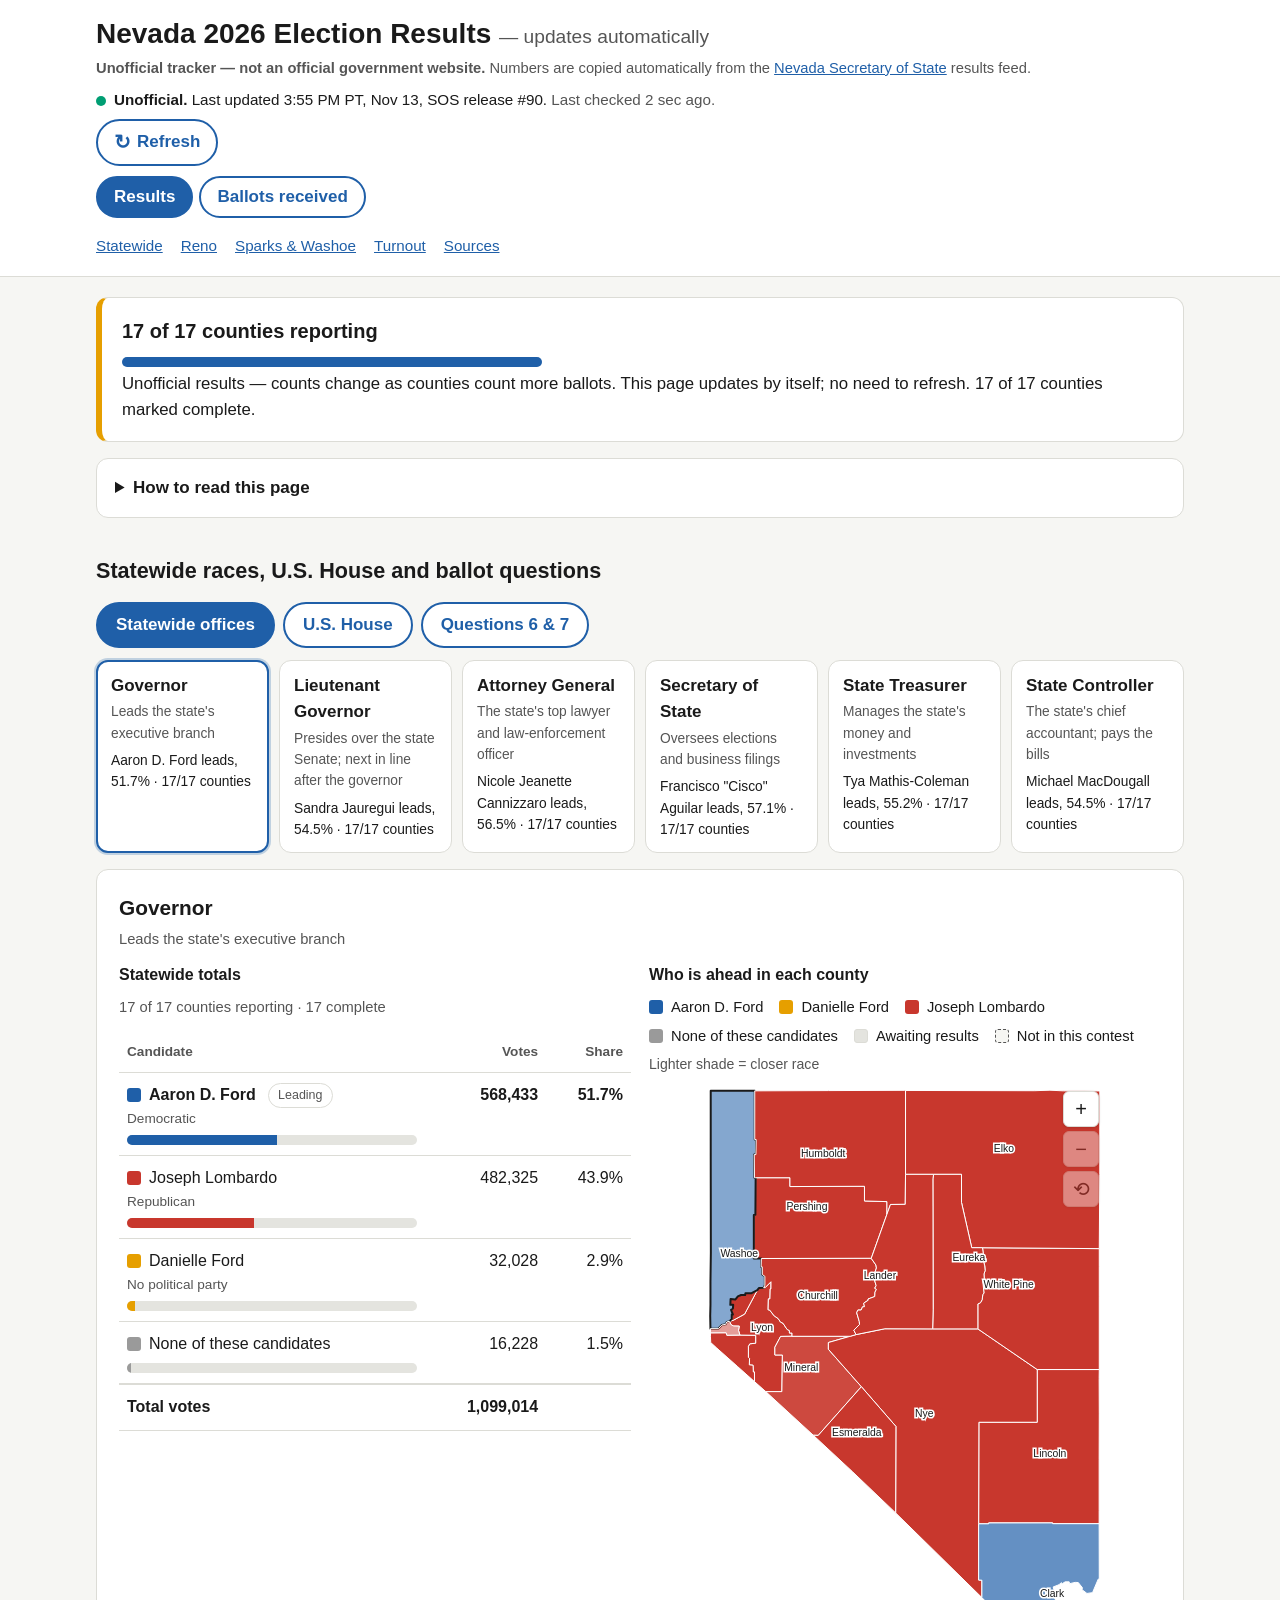
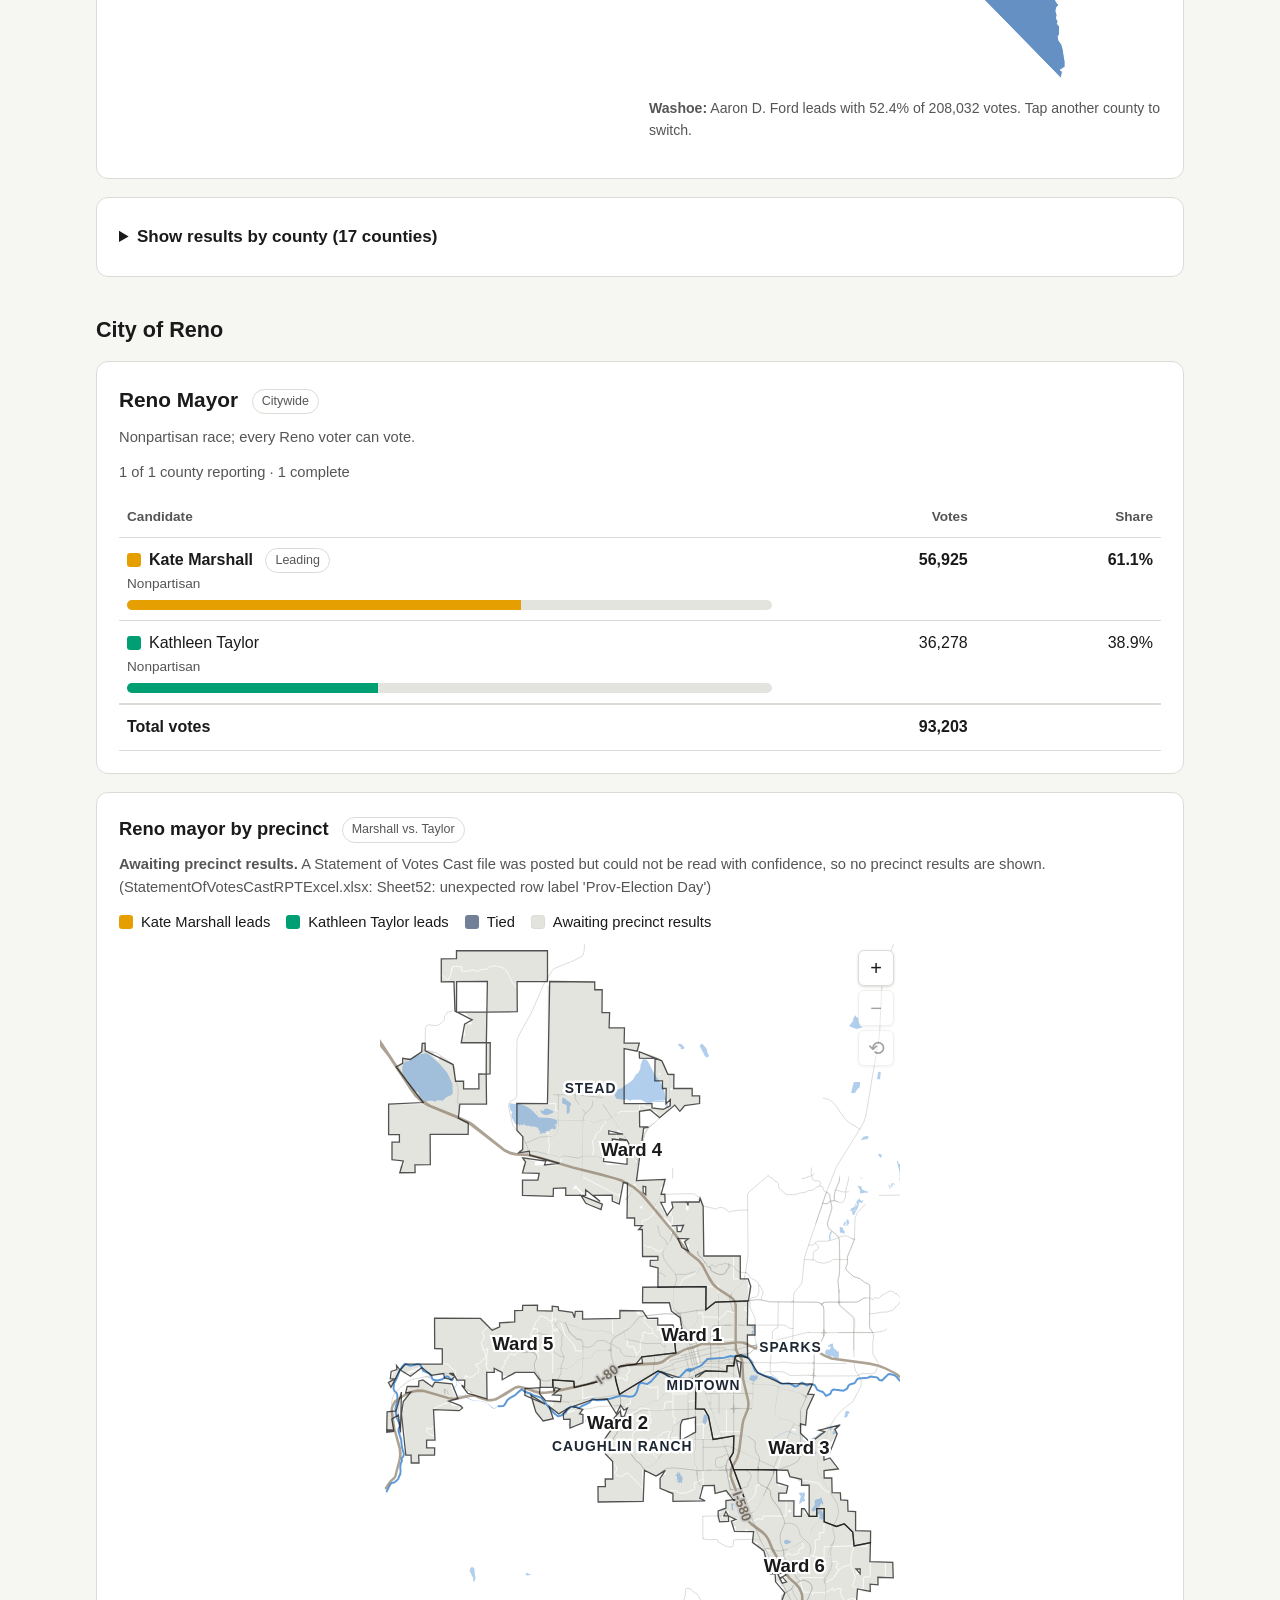
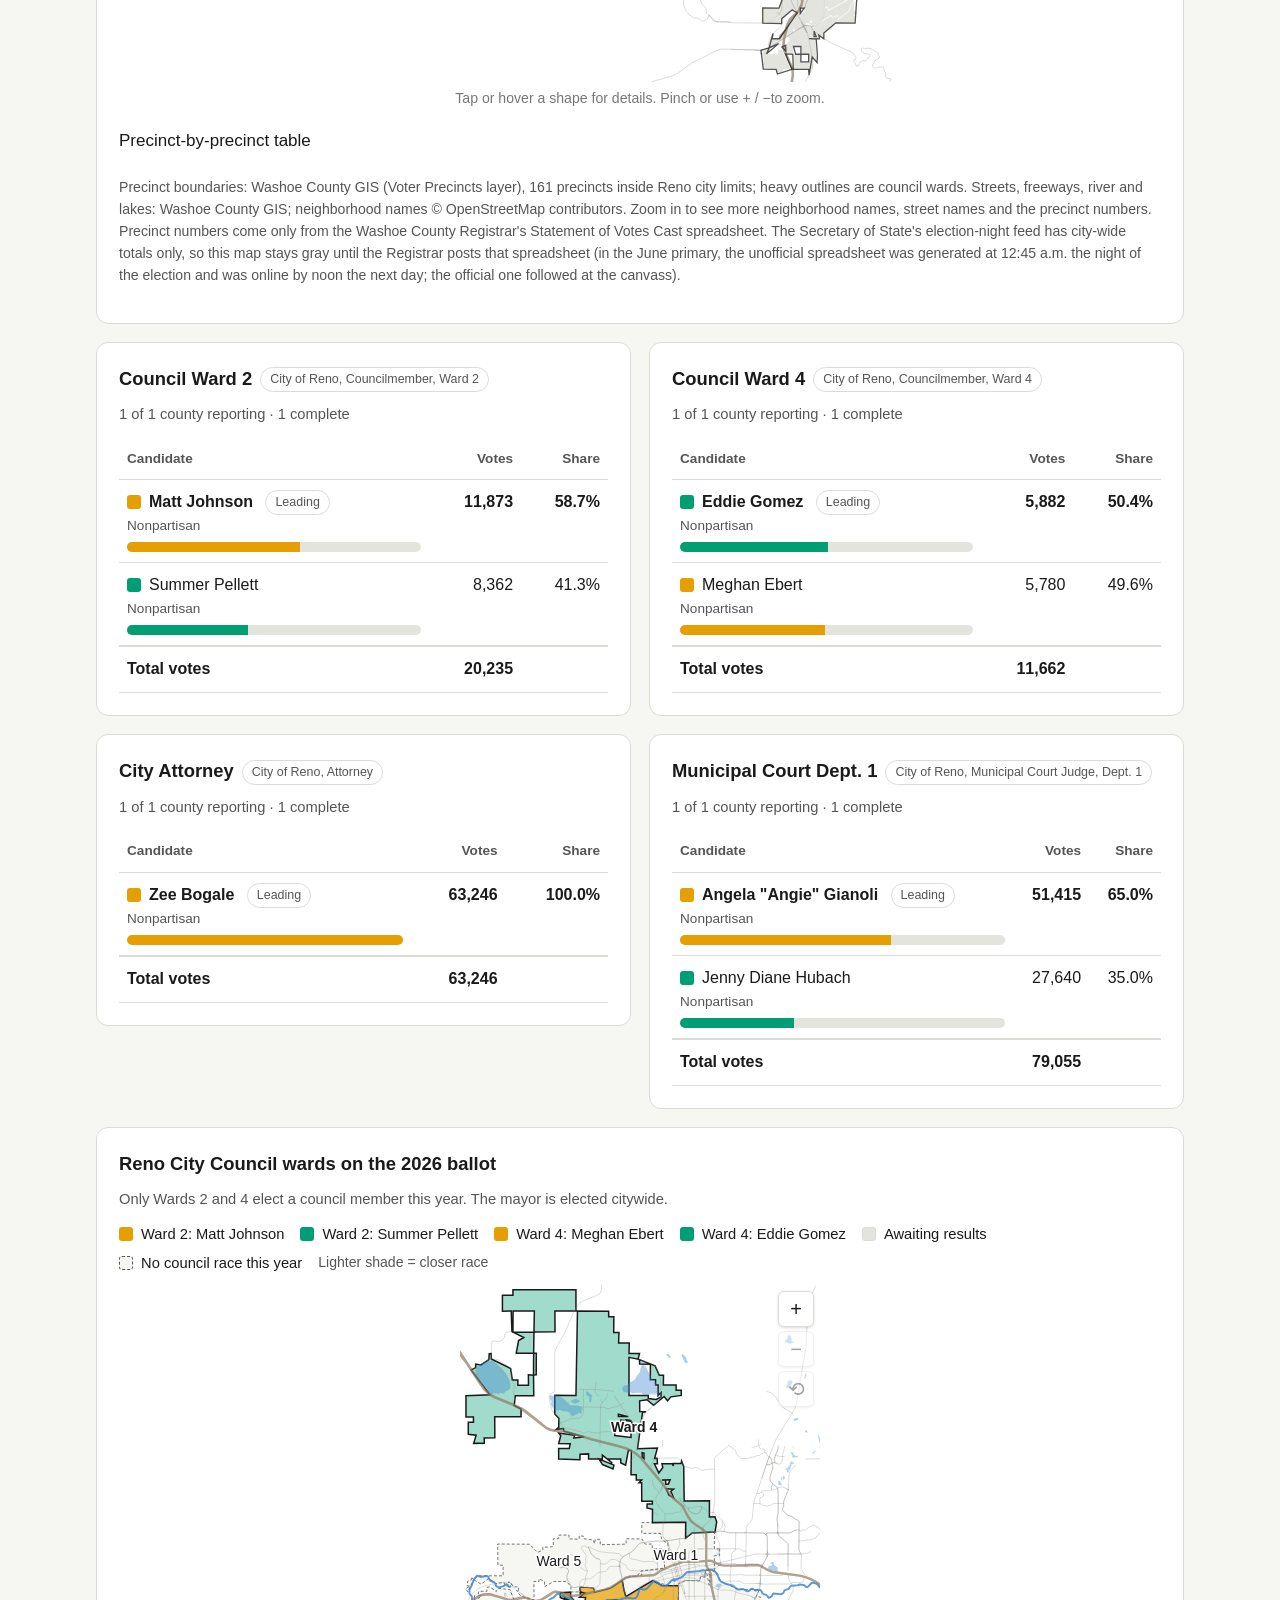
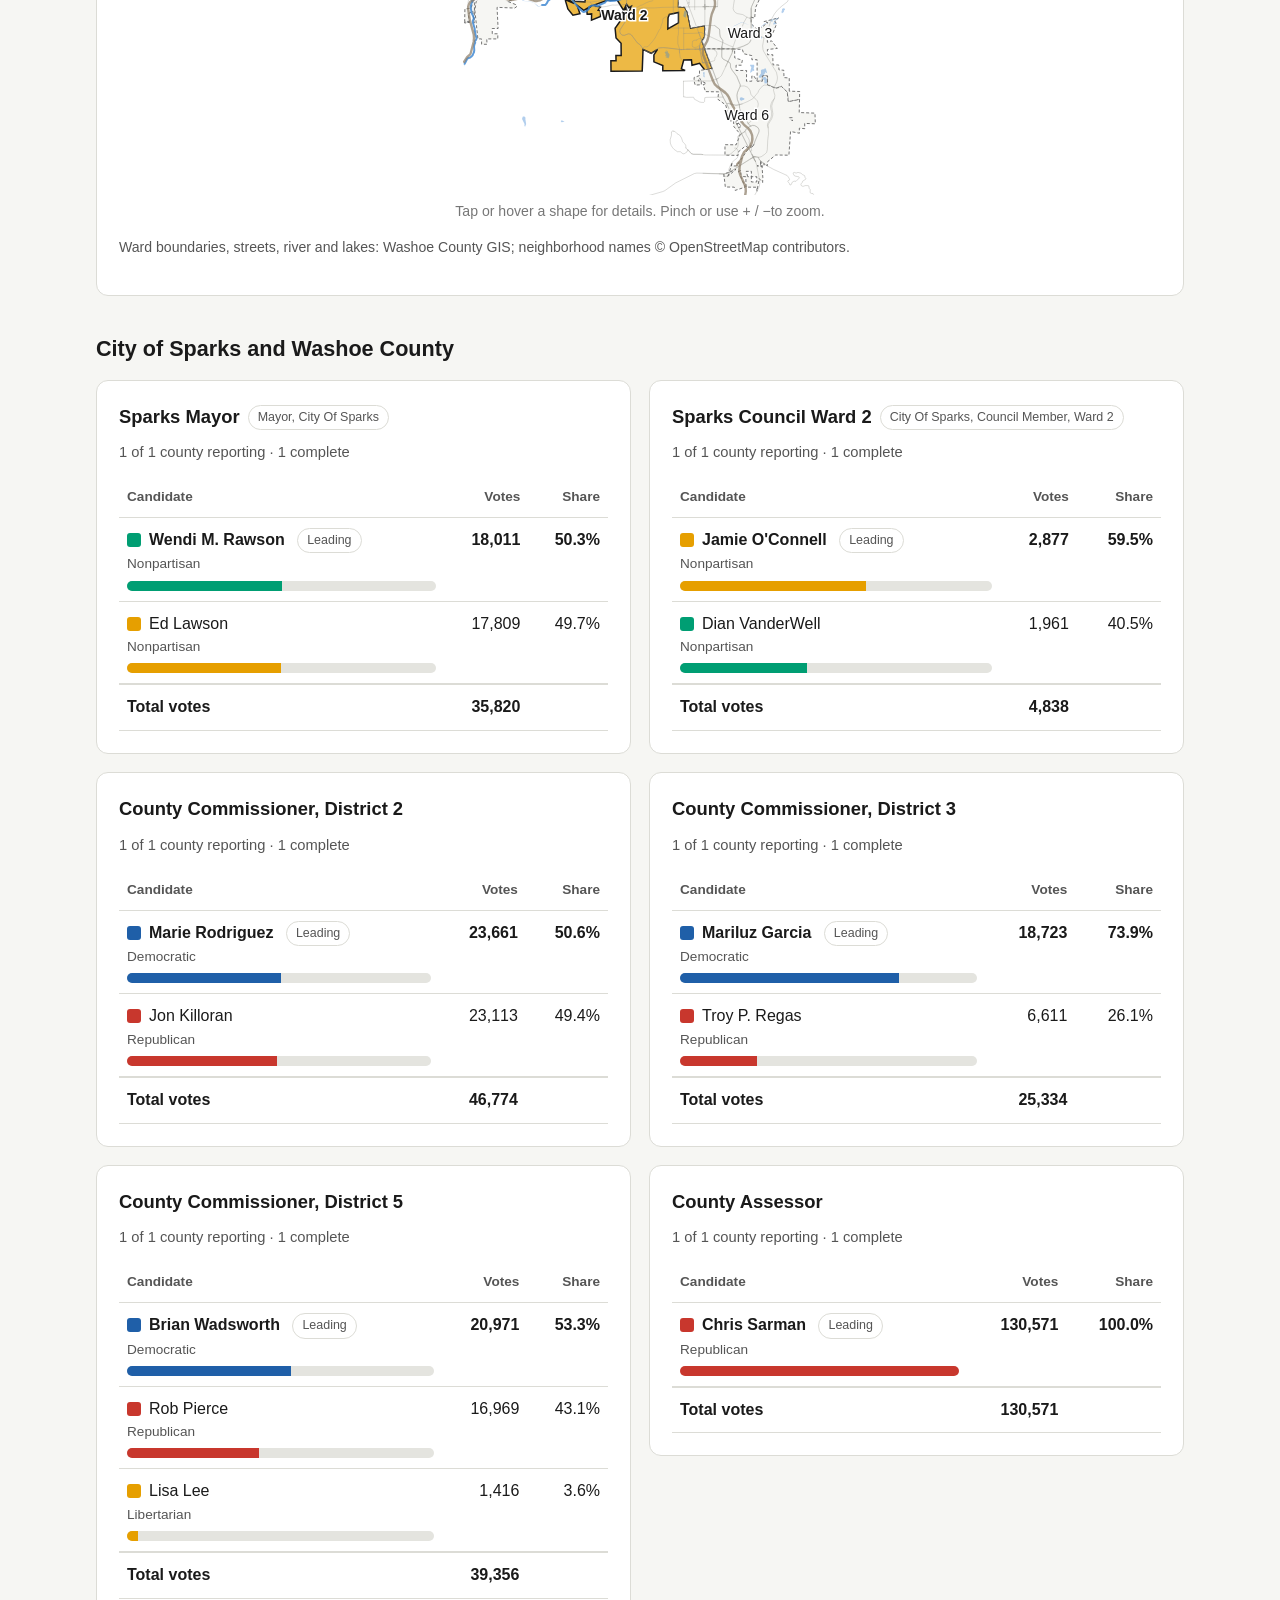
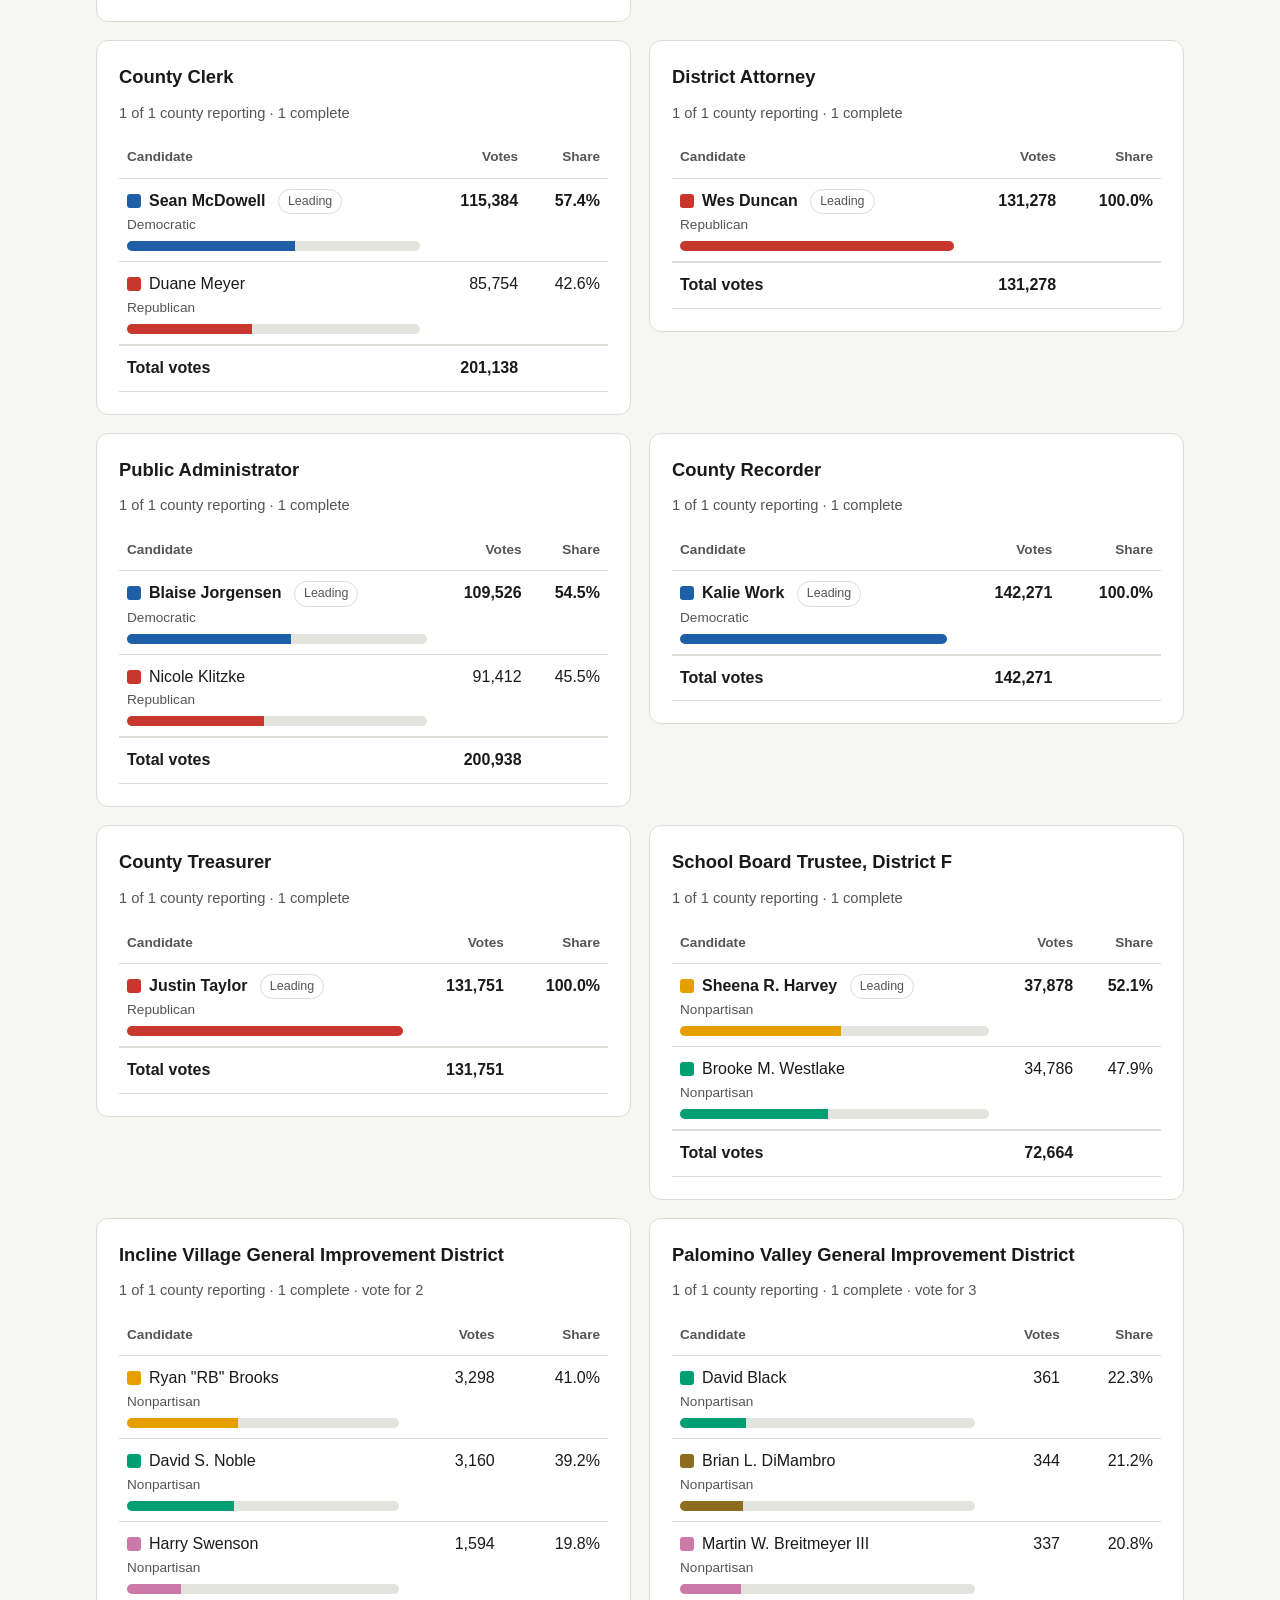
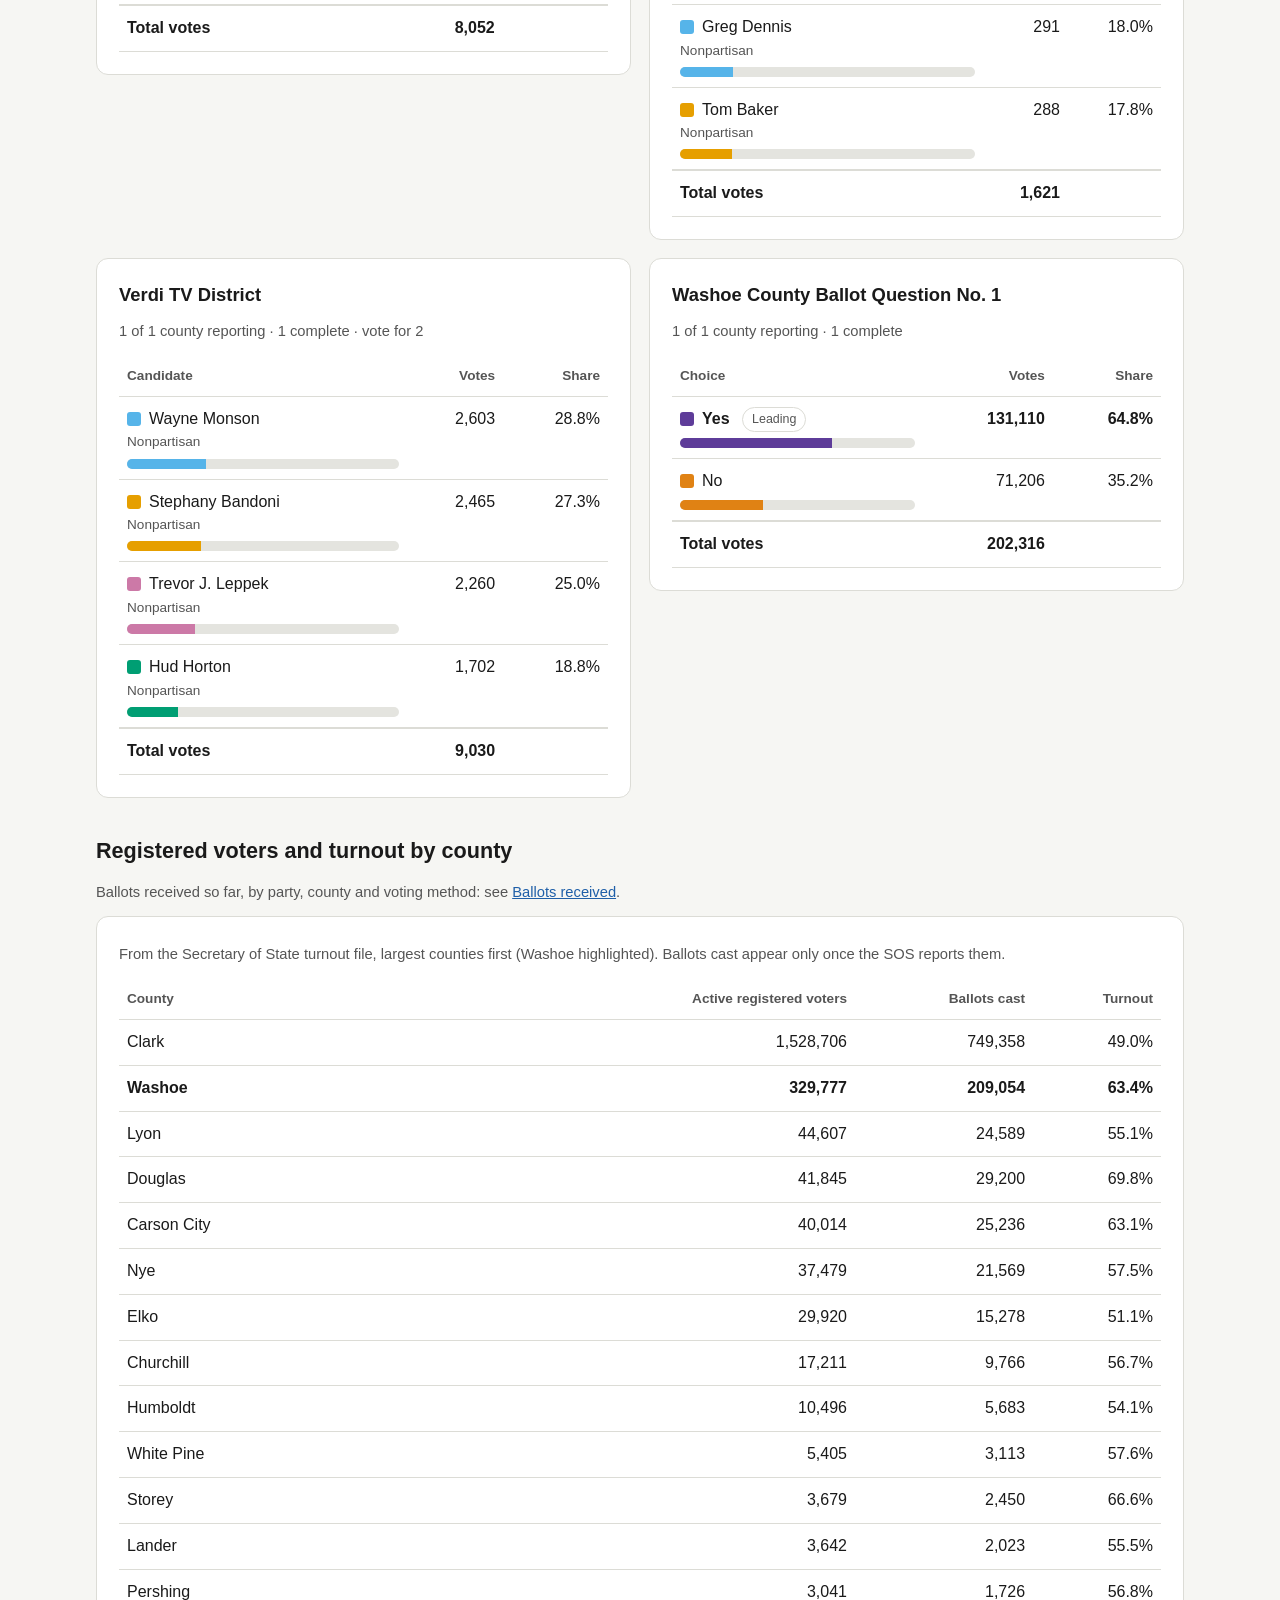
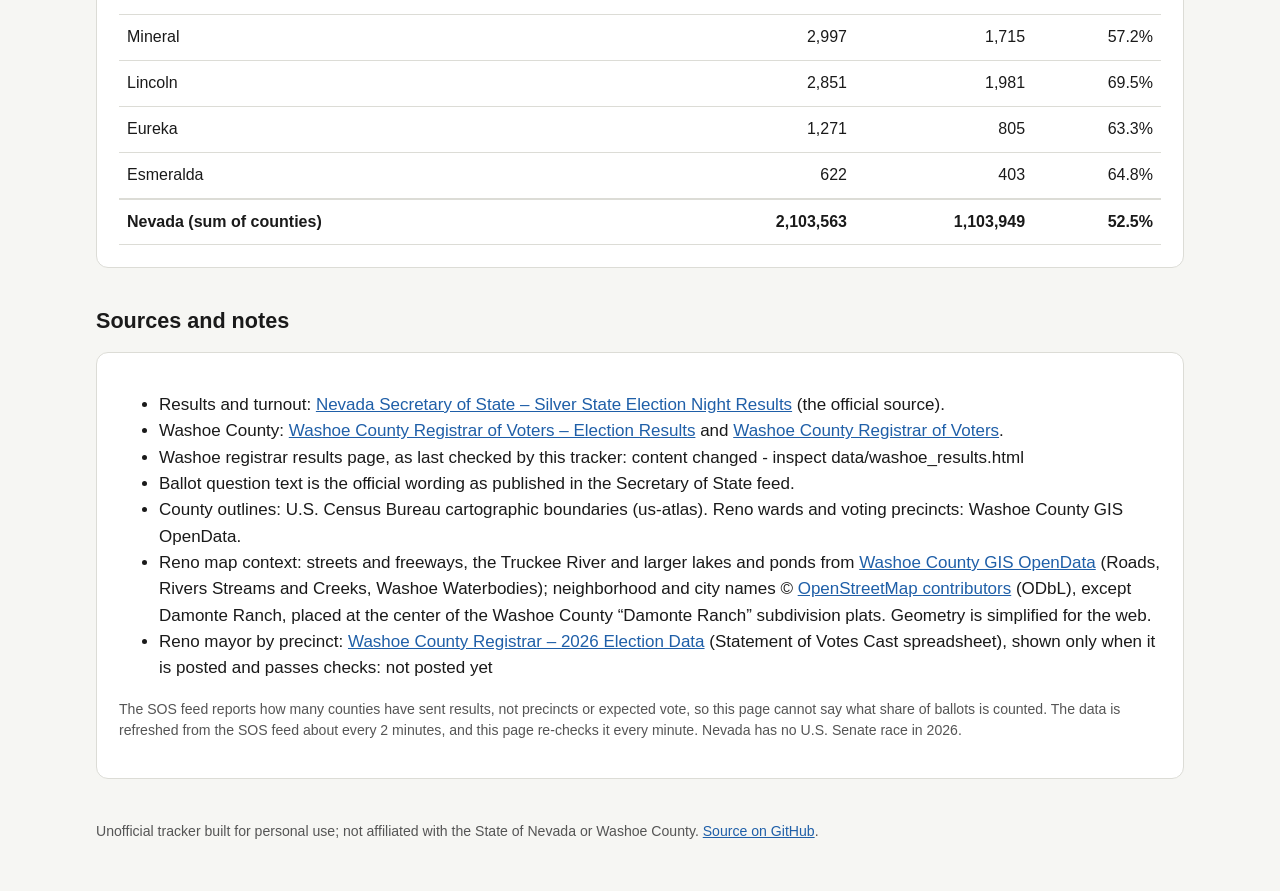
<file: index.html>
<!doctype html>
<html lang="en">
<head>
<meta charset="utf-8">
<meta name="viewport" content="width=device-width, initial-scale=1">
<title>Nevada 2026 Election Results — updates automatically (unofficial)</title>
<meta name="description" content="Unofficial, independent tracker of Nevada's Nov 3, 2026 general election results, mirrored from the Nevada Secretary of State results feed. Updates automatically. Not an official government site.">
<meta name="color-scheme" content="light dark">
<link rel="stylesheet" href="style.css?v=refresh1">
<link rel="icon" href="data:image/svg+xml,%3Csvg xmlns=%22http://www.w3.org/2000/svg%22 viewBox=%220 0 16 16%22%3E%3Crect width=%2216%22 height=%2216%22 rx=%223%22 fill=%22%231f5fa8%22/%3E%3C/svg%3E">
</head>
<body>
<a class="skip" href="#statewide">Skip to results</a>
<header class="top">
  <div class="wrap">
    <h1>Nevada 2026 Election Results <span class="h1sub">— updates automatically</span></h1>
    <p class="disclaimer"><strong>Unofficial tracker — not an official government website.</strong> Numbers are copied automatically from the
      <a href="https://silverstateelection.nv.gov/" rel="noopener">Nevada Secretary of State</a> results feed.</p>
    <p id="status" class="status" role="status" aria-live="polite">Loading results…</p>
    <div class="refresh"><button id="refreshBtn" type="button" class="rbtn"><span class="ri" aria-hidden="true">&#x21bb;</span> Refresh</button><span id="refreshMsg" class="rmsg" role="status" aria-live="polite"></span></div>
    <nav class="pages" aria-label="Site pages"><a href="index.html" aria-current="page">Results</a><a href="ballots.html">Ballots received</a></nav>
    <nav class="toc" aria-label="Jump to section">
      <a href="#statewide">Statewide</a><a href="#reno">Reno</a><a href="#local">Sparks &amp; Washoe</a><a href="#turnout">Turnout</a><a href="#sources">Sources</a>
    </nav>
  </div>
</header>
<main class="wrap">
  <div id="banner" aria-live="polite"></div>

  <details class="howto">
    <summary>How to read this page</summary>
    <ul>
      <li><strong>Pick a race</strong> below: choose Statewide offices, U.S. House or Questions 6 &amp; 7, then tap a race. Every statewide race, all four U.S. House districts and both ballot questions are there, each with its county map.</li>
      <li><strong>Bars and percentages</strong> show each choice's share of the votes counted so far. The leader is shown in bold.</li>
      <li><strong>The map</strong> colors each county by who is ahead there. A lighter shade means a closer margin; gray means no results yet. Tap or click a county for its numbers. To zoom any map, use its + / − buttons, pinch on a phone, or hold Ctrl (⌘ on a Mac) and scroll; drag to move around a zoomed map.</li>
      <li><strong>“Counties reporting”</strong> is how many counties have sent results to the Secretary of State. It does not mean all their ballots are counted — Nevada keeps counting mail ballots for days.</li>
      <li>This page checks for new numbers every minute on its own, so you never need to refresh. All times are Pacific Time (PT).</li>
      <li>Everything here is <strong>unofficial</strong> until counties finish their canvass (Washoe: Nov 13, 2026) and the state certifies results. This page never estimates or projects winners.</li>
    </ul>
  </details>

  <section id="statewide" aria-labelledby="h-statewide">
    <h2 id="h-statewide">Statewide races, U.S. House and ballot questions</h2>
    <div class="groups" id="groupTabs" role="group" aria-label="Race category"></div>
    <div class="racecards" id="raceTabs" role="group" aria-label="Choose a race"></div>
    <div class="card detail">
      <div id="raceHead"></div>
      <div class="grid2">
        <div id="raceTotals"></div>
        <div class="mapcard">
          <h4>Who is ahead in each county</h4>
          <div id="legend" class="legend" aria-label="Map legend"></div>
          <div id="map"></div>
          <p class="note" id="mapNote"></p>
        </div>
      </div>
    </div>
    <details class="card" id="countyDetails">
      <summary><span id="countyHead">Results by county</span></summary>
      <div class="scroll" id="countyTable" tabindex="0"></div>
    </details>
  </section>

  <section id="reno" aria-labelledby="h-reno">
    <h2 id="h-reno">City of Reno</h2>
    <div id="renoMayor" class="card feature"></div>
    <div class="card" id="precinctCard">
      <h3>Reno mayor by precinct <span class="pill">Marshall vs. Taylor</span></h3>
      <p class="meta" id="precinctStatus">Loading…</p>
      <div id="precinctLegend" class="legend" aria-label="Precinct map legend"></div>
      <div id="precinctMap"></div>
      <details id="precinctDetails"><summary>Precinct-by-precinct table</summary><div class="scroll" id="precinctTable" tabindex="0"></div></details>
      <p class="note">Precinct boundaries: Washoe County GIS (Voter Precincts layer), 161 precincts inside Reno city limits; heavy outlines are council wards. Streets, freeways, river and lakes: Washoe County GIS; neighborhood names © OpenStreetMap contributors. Zoom in to see more neighborhood names, street names and the precinct numbers. Precinct numbers come only from the Washoe County Registrar's Statement of Votes Cast spreadsheet. The Secretary of State's election-night feed has city-wide totals only, so this map stays gray until the Registrar posts that spreadsheet (in the June primary, the unofficial spreadsheet was generated at 12:45 a.m. the night of the election and was online by noon the next day; the official one followed at the canvass).</p>
    </div>
    <div class="grid2" id="renoOther"></div>
    <div class="card">
      <h3>Reno City Council wards on the 2026 ballot</h3>
      <p class="meta">Only Wards 2 and 4 elect a council member this year. The mayor is elected citywide.</p>
      <div id="wardLegend" class="legend" aria-label="Ward map legend"></div>
      <div id="wardMap"></div>
      <p class="note">Ward boundaries, streets, river and lakes: Washoe County GIS; neighborhood names © OpenStreetMap contributors.</p>
    </div>
  </section>

  <section id="local" aria-labelledby="h-local">
    <h2 id="h-local">City of Sparks and Washoe County</h2>
    <div class="grid2" id="localRaces"></div>
  </section>

  <section id="turnout" aria-labelledby="h-turnout">
    <h2 id="h-turnout">Registered voters and turnout by county</h2>
    <p class="meta">Ballots received so far, by party, county and voting method: see <a href="ballots.html">Ballots received</a>.</p>
    <div class="card scroll" id="turnoutTable" tabindex="0"></div>
  </section>

  <section id="sources" aria-labelledby="h-sources">
    <h2 id="h-sources">Sources and notes</h2>
    <div class="card">
      <ul>
        <li>Results and turnout: <a href="https://silverstateelection.nv.gov/">Nevada Secretary of State – Silver State Election Night Results</a> (the official source).</li>
        <li>Washoe County: <a href="https://electionresults.washoecounty.gov/">Washoe County Registrar of Voters – Election Results</a> and <a href="https://www.washoecounty.gov/voters/">Washoe County Registrar of Voters</a>.</li>
        <li>Washoe registrar results page, as last checked by this tracker: <span id="washoeStatus">—</span></li>
        <li>Ballot question text is the official wording as published in the Secretary of State feed.</li>
        <li>County outlines: U.S. Census Bureau cartographic boundaries (us-atlas). Reno wards and voting precincts: Washoe County GIS OpenData.</li>
        <li>Reno map context: streets and freeways, the Truckee River and larger lakes and ponds from <a href="https://wcgisweb.washoecounty.us/arcgis/rest/services/OpenData/OpenData/FeatureServer">Washoe County GIS OpenData</a> (Roads, Rivers Streams and Creeks, Washoe Waterbodies); neighborhood and city names © <a href="https://www.openstreetmap.org/copyright">OpenStreetMap contributors</a> (ODbL), except Damonte Ranch, placed at the center of the Washoe County “Damonte Ranch” subdivision plats. Geometry is simplified for the web.</li>
        <li>Reno mayor by precinct: <a href="https://www.washoecounty.gov/voters/results/2026data.php">Washoe County Registrar – 2026 Election Data</a> (Statement of Votes Cast spreadsheet), shown only when it is posted and passes checks: <span id="precinctSrc">—</span></li>
      </ul>
      <p class="note">The SOS feed reports how many counties have sent results, not precincts or expected vote, so this page cannot say what share of ballots is counted.
        The data is refreshed from the SOS feed about every 2 minutes, and this page re-checks it every minute. Nevada has no U.S. Senate race in 2026.</p>
    </div>
  </section>
</main>
<footer class="wrap foot">Unofficial tracker built for personal use; not affiliated with the State of Nevada or Washoe County. <a href="https://github.com/danieltheprompter/nv-election-2026">Source on GitHub</a>.</footer>
<script src="refresh.js?v=refresh1"></script>
<script src="zoom.js?v=ballots1"></script>
<script src="app.js?v=refresh1"></script>
</body>
</html>
</file>
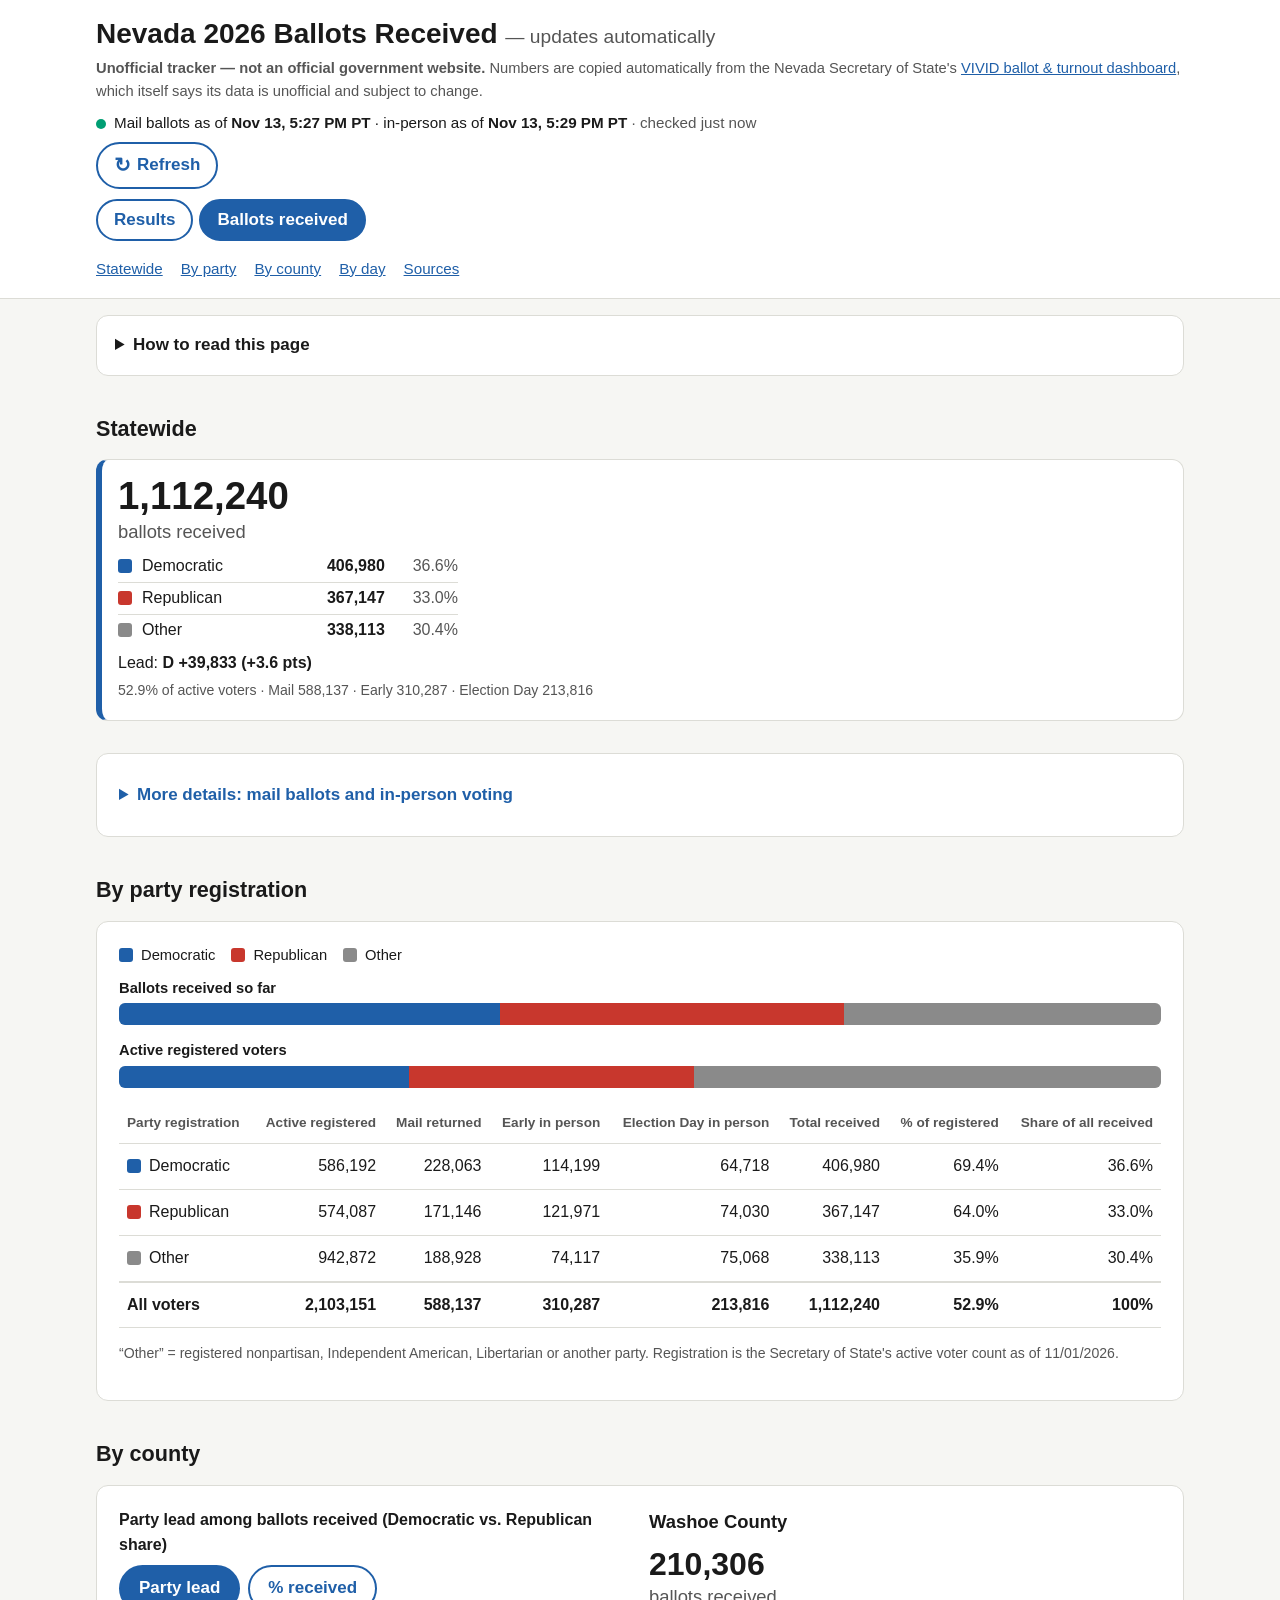
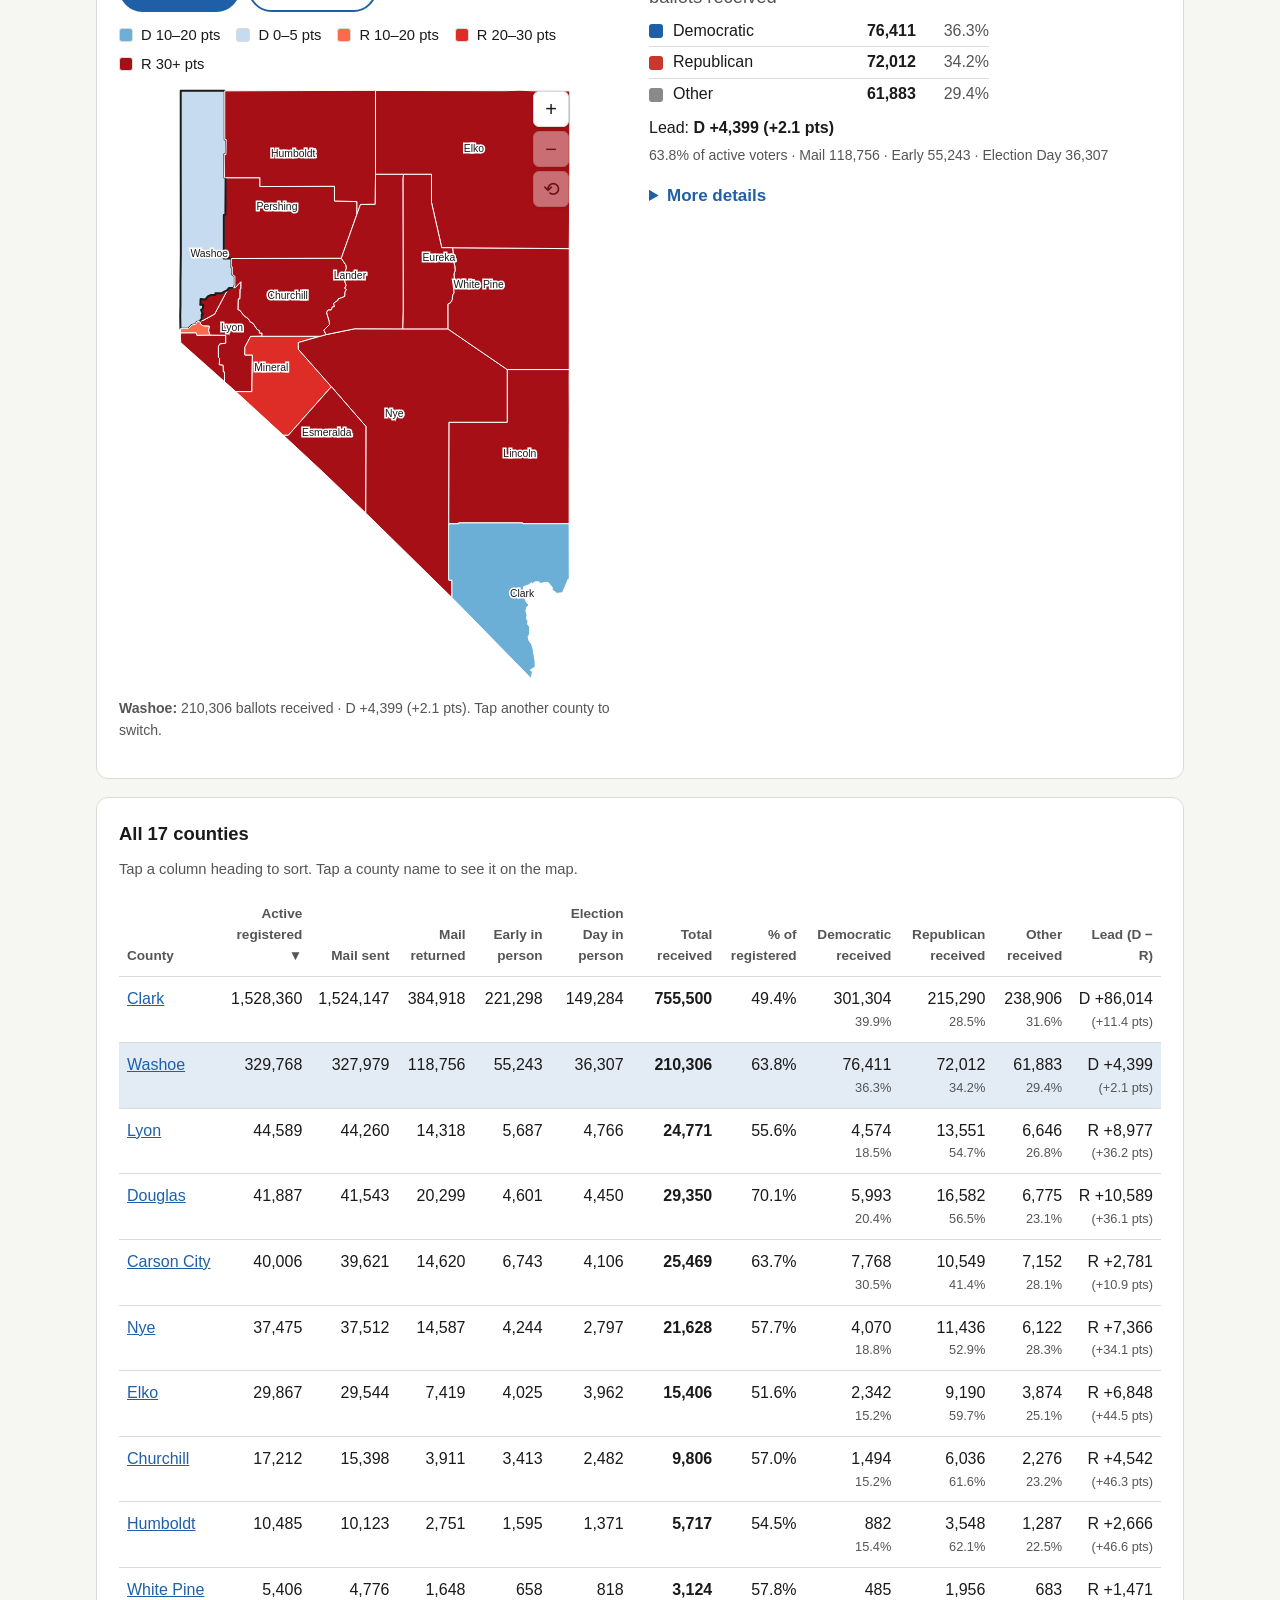
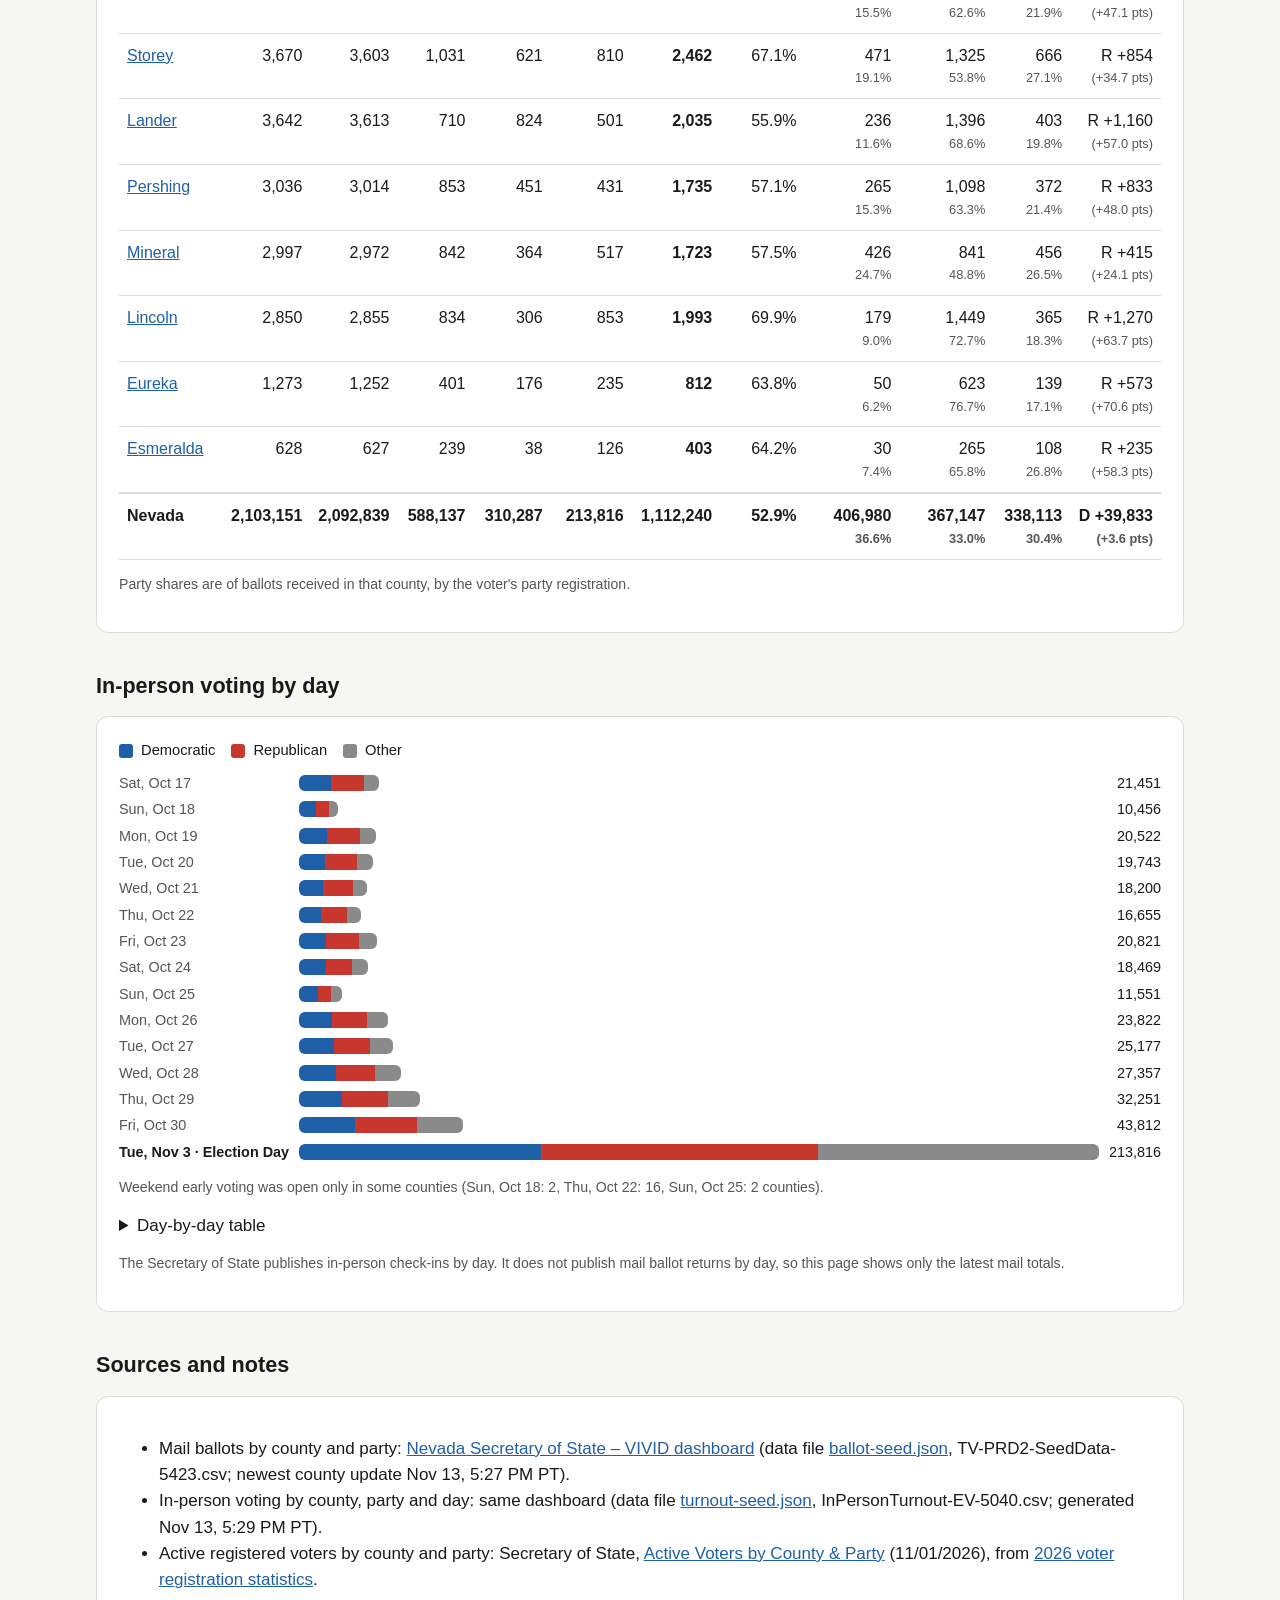
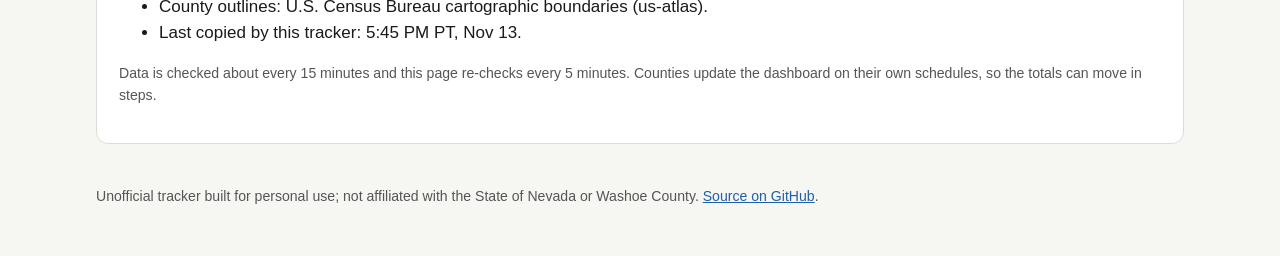
<file: ballots.html>
<!doctype html>
<html lang="en">
<head>
<meta charset="utf-8">
<meta name="viewport" content="width=device-width, initial-scale=1">
<title>Nevada 2026 — Ballots received by party and county (unofficial)</title>
<meta name="description" content="Unofficial, independent view of how many Nevada ballots have been received for the Nov 3, 2026 general election, by party, county and voting method, copied from the Nevada Secretary of State's VIVID dashboard. Updates automatically.">
<meta name="color-scheme" content="light dark">
<link rel="stylesheet" href="style.css?v=refresh1">
<link rel="icon" href="data:image/svg+xml,%3Csvg xmlns=%22http://www.w3.org/2000/svg%22 viewBox=%220 0 16 16%22%3E%3Crect width=%2216%22 height=%2216%22 rx=%223%22 fill=%22%231f5fa8%22/%3E%3C/svg%3E">
</head>
<body>
<a class="skip" href="#summary">Skip to ballot numbers</a>
<header class="top">
  <div class="wrap">
    <h1>Nevada 2026 Ballots Received <span class="h1sub">— updates automatically</span></h1>
    <p class="disclaimer"><strong>Unofficial tracker — not an official government website.</strong> Numbers are copied automatically from the
      Nevada Secretary of State's <a href="https://www.nvsos.gov/vivid/" rel="noopener">VIVID ballot &amp; turnout dashboard</a>, which itself says its data is unofficial and subject to change.</p>
    <p id="status" class="status" role="status" aria-live="polite">Loading ballot numbers…</p>
    <div class="refresh"><button id="refreshBtn" type="button" class="rbtn"><span class="ri" aria-hidden="true">&#x21bb;</span> Refresh</button><span id="refreshMsg" class="rmsg" role="status" aria-live="polite"></span></div>
    <nav class="pages" aria-label="Site pages"><a href="index.html">Results</a><a href="ballots.html" aria-current="page">Ballots received</a></nav>
    <nav class="toc" aria-label="Jump to section">
      <a href="#summary">Statewide</a><a href="#party">By party</a><a href="#county">By county</a><a href="#daily">By day</a><a href="#bsources">Sources</a>
    </nav>
  </div>
</header>
<main class="wrap">
  <details class="howto">
    <summary>How to read this page</summary>
    <ul>
      <li>Nevada mails a ballot to every active registered voter. Voters can mail it back or drop it off, vote in person during early voting (Oct 17–30), or vote in person on Election Day (Nov 3).</li>
      <li><strong>Mail ballots returned</strong> counts mail ballots counties have received back. <strong>In person</strong> counts people who checked in to vote at a polling place. When someone votes in person, their mail ballot is canceled, so the same voter is not counted twice.</li>
      <li><strong>Party</strong> is the voter's party registration, not how they voted. “Other” is everyone not registered as a Democrat or Republican (nonpartisan, Independent American, Libertarian and smaller parties), grouped the same way the Secretary of State does.</li>
      <li><strong>Party lead</strong> (map colors, “D +3.2 pts”) = Democratic share minus Republican share of all ballots received. “Other” is part of the total but not the color.</li>
      <li><strong>% of registered</strong> compares ballots received with the Secretary of State's count of active registered voters (Nov 1, 2026 report).</li>
      <li>Mail ballots postmarked by Nov 3 count if they arrive by Nov 7, so the mail numbers keep growing after Election Day. This page never estimates or projects anything. All times are Pacific Time (PT).</li>
    </ul>
  </details>

  <section id="summary" aria-labelledby="h-summary">
    <h2 id="h-summary">Statewide</h2>
    <div id="sumCards" class="stats"></div>
    <details class="more card">
      <summary>More details: mail ballots and in-person voting</summary>
      <div class="grid2 bgrid">
        <div id="mailCard"></div>
        <div id="inpCard"></div>
      </div>
    </details>
  </section>

  <section id="party" aria-labelledby="h-party">
    <h2 id="h-party">By party registration</h2>
    <div class="card">
      <div id="partyBars"></div>
      <div class="scroll" id="partyTable" tabindex="0"></div>
    </div>
  </section>

  <section id="county" aria-labelledby="h-county">
    <h2 id="h-county">By county</h2>
    <div class="card">
      <div class="grid2 bgrid">
        <div class="mapcard">
          <h4 id="mapTitle">Party lead among ballots received (Democratic vs. Republican share)</h4>
          <div class="groups" id="mapMode" role="group" aria-label="Map coloring"></div>
          <div id="legend" class="legend" aria-label="Map legend"></div>
          <div id="map"></div>
          <p class="note" id="mapNote"></p>
        </div>
        <div id="countyDetail"></div>
      </div>
    </div>
    <div class="card">
      <h3>All 17 counties</h3>
      <p class="meta">Tap a column heading to sort. Tap a county name to see it on the map.</p>
      <div class="scroll" id="countyTable" tabindex="0"></div>
    </div>
  </section>

  <section id="daily" aria-labelledby="h-daily">
    <h2 id="h-daily">In-person voting by day</h2>
    <div class="card">
      <div id="dailyChart"></div>
      <details><summary>Day-by-day table</summary><div class="scroll" id="dailyTable" tabindex="0"></div></details>
      <p class="note">The Secretary of State publishes in-person check-ins by day. It does not publish mail ballot returns by day, so this page shows only the latest mail totals.</p>
    </div>
  </section>

  <section id="bsources" aria-labelledby="h-bsources">
    <h2 id="h-bsources">Sources and notes</h2>
    <div class="card">
      <ul id="srcList"><li>Loading…</li></ul>
      <p class="note">Data is checked about every 15 minutes and this page re-checks every 5 minutes. Counties update the dashboard on their own schedules, so the totals can move in steps.</p>
    </div>
  </section>
</main>
<footer class="wrap foot">Unofficial tracker built for personal use; not affiliated with the State of Nevada or Washoe County. <a href="https://github.com/danieltheprompter/nv-election-2026">Source on GitHub</a>.</footer>
<script src="refresh.js?v=refresh1"></script>
<script src="zoom.js?v=ballots1"></script>
<script src="ballots.js?v=refresh1"></script>
</body>
</html>
</file>
<file: style.css>
/* Mobile-first. Colors: Okabe-Ito / PuOr based, chosen to stay distinguishable with common color-vision deficiencies. */
:root{--road:#8b8b86;--fw:#8a7b66;--water:#3d86d1;--nb:#1d2633;--halo:#fff;--bg:#f6f6f3;--card:#fff;--ink:#1a1a1a;--mut:#555;--line:#dcdcd6;--acc:#1f5fa8;--acc-ink:#fff;--nores:#e4e4df;--focus:#b35c00;--warn:#8a5a00}
@media (prefers-color-scheme:dark){:root{--road:#8e8e96;--fw:#b0a38c;--water:#5ea6ee;--nb:#f4f6fa;--halo:#121214;--bg:#121214;--card:#1d1d20;--ink:#f0f0f0;--mut:#b8b8b8;--line:#3a3a40;--acc:#8ab8f0;--acc-ink:#0b1a2b;--nores:#34343a;--focus:#ffb454;--warn:#f0c060}}
*{box-sizing:border-box}
html{-webkit-text-size-adjust:100%}
body{margin:0;font:17px/1.55 -apple-system,BlinkMacSystemFont,"Segoe UI",Roboto,Helvetica,Arial,sans-serif;background:var(--bg);color:var(--ink)}
a{color:var(--acc)}
:focus-visible{outline:3px solid var(--focus);outline-offset:2px}
.skip{position:absolute;left:-999px;top:0;background:var(--card);padding:8px 12px;z-index:10}
.skip:focus{left:8px}
.wrap{max-width:1120px;margin:0 auto;padding:0 16px}
.top{background:var(--card);border-bottom:1px solid var(--line);padding:16px 0 8px}
h1{font-size:1.5rem;line-height:1.25;margin:0 0 6px}
.h1sub{font-weight:500;color:var(--mut);font-size:1.05rem;display:block}
h2{font-size:1.35rem;margin:36px 0 14px}
h3{font-size:1.15rem;margin:0 0 10px}
h4{font-size:1rem;margin:0 0 8px}
.disclaimer{margin:0 0 8px;font-size:.92rem;color:var(--mut)}
.status{margin:0 0 8px;font-size:.95rem}
.status .dot{display:inline-block;width:10px;height:10px;border-radius:50%;background:#888;margin-right:8px;vertical-align:middle}
.status.ok .dot{background:#009e73}.status.err .dot{background:#e69f00}
.status .ago{color:var(--mut);white-space:nowrap}
.toc{display:flex;gap:6px 18px;overflow-x:auto;font-size:.95rem;padding:4px 0;white-space:nowrap}
.toc a{padding:6px 0}
.banner{border-radius:12px;padding:18px 20px;margin:20px 0 0;border:1px solid var(--line);background:var(--card);font-size:1.05rem}
.banner .big{display:block;font-size:1.25rem;font-weight:700;margin-bottom:4px}
.banner.pre{border-left:6px solid var(--acc)}
.banner.live{border-left:6px solid #e69f00}
.progress{height:10px;background:var(--nores);border-radius:5px;overflow:hidden;margin:10px 0 4px;max-width:420px}
.progress>i{display:block;height:100%;background:var(--acc)}
.howto{margin:16px 0 0;background:var(--card);border:1px solid var(--line);border-radius:12px;padding:12px 18px}
.howto summary,details.card summary{cursor:pointer;font-weight:600;padding:4px 0}
.howto ul{margin:8px 0 4px;padding-left:20px}.howto li{margin:6px 0}
.card{background:var(--card);border:1px solid var(--line);border-radius:12px;padding:18px;margin:0 0 18px}
.grid2{display:grid;grid-template-columns:1fr;gap:18px;align-items:start}
.grid2>.card{margin:0}
#renoOther,#localRaces{margin-bottom:18px}
.groups{display:flex;flex-wrap:wrap;gap:8px;margin:0 0 12px}
.groups button{font:inherit;font-weight:600;border:2px solid var(--acc);background:var(--card);color:var(--acc);border-radius:999px;padding:8px 18px;min-height:44px;cursor:pointer}
.groups button[aria-pressed=true]{background:var(--acc);color:var(--acc-ink)}
.racecards{display:grid;grid-template-columns:repeat(auto-fill,minmax(160px,1fr));gap:10px;margin:0 0 16px}
.racecards button{font:inherit;text-align:left;border:1px solid var(--line);background:var(--card);color:var(--ink);border-radius:12px;padding:12px 14px;cursor:pointer;min-height:44px}
.racecards button[aria-pressed=true]{border:2px solid var(--acc);padding:11px 13px;box-shadow:0 0 0 2px color-mix(in srgb,var(--acc) 25%,transparent)}
.racecards .t{display:block;font-weight:700}
.racecards .d{display:block;font-size:.86rem;color:var(--mut);margin-top:2px}
.racecards .s{display:block;font-size:.86rem;margin-top:6px}
.detail h3{font-size:1.3rem;margin-bottom:4px}
table{border-collapse:collapse;width:100%;font-size:1rem}
th,td{text-align:left;padding:10px 8px;border-bottom:1px solid var(--line);vertical-align:top}
th{font-weight:600;color:var(--mut);font-size:.85rem}
td.num,th.num{text-align:right;font-variant-numeric:tabular-nums;white-space:nowrap}
tr.lead td{font-weight:700}
.party{display:block;font-size:.85rem;color:var(--mut);font-weight:400}
.scroll{overflow-x:auto}
.sw{display:inline-block;width:14px;height:14px;border-radius:3px;margin-right:8px;vertical-align:-2px;flex:none}
.bar{height:10px;background:var(--nores);border-radius:5px;margin-top:6px;overflow:hidden}
.bar>i{display:block;height:100%}
.meta{font-size:.92rem;color:var(--mut);margin:4px 0 12px}
.q{font-size:.95rem;color:var(--mut);margin:0 0 12px}
.q summary{cursor:pointer;color:var(--acc)}
.note{font-size:.88rem;color:var(--mut)}
.legend{display:flex;flex-wrap:wrap;gap:6px 16px;font-size:.92rem;margin-bottom:10px}
.legend>span{display:inline-flex;align-items:center}
#map svg,#wardMap svg,#precinctMap svg{width:100%;height:auto;display:block;margin:0 auto}
.zwrap{position:relative;max-width:400px;margin:0 auto;border-radius:8px;overflow:hidden;touch-action:pan-x pan-y;outline-offset:2px}
.zwrap-wardMap{max-width:360px}.zwrap-precinctMap{max-width:520px}
.zwrap.zoomed{touch-action:none;cursor:grab;box-shadow:inset 0 0 0 1px var(--line)}
.zwrap.dragging{cursor:grabbing}
.zwrap.dragging path{cursor:grabbing}
.zwrap path{vector-effect:non-scaling-stroke}
.zwrap:focus-visible{outline:3px solid var(--acc)}
.zctl{position:absolute;top:6px;right:6px;display:flex;flex-direction:column;gap:4px;z-index:2}
.zctl button{width:36px;height:36px;padding:0;font-size:20px;line-height:1;border-radius:6px;border:1px solid var(--line);background:var(--card);color:var(--ink);cursor:pointer;box-shadow:0 1px 3px rgba(0,0,0,.15)}
.zctl button:disabled{opacity:.4;cursor:default}
.zctl button:focus-visible{outline:3px solid var(--acc);outline-offset:1px}
.zhint{position:absolute;left:50%;top:50%;transform:translate(-50%,-50%);background:rgba(20,20,20,.78);color:#fff;padding:8px 12px;border-radius:6px;font-size:.9rem;pointer-events:none;opacity:0;transition:opacity .2s;white-space:nowrap;z-index:3}
.zhint.on{opacity:1}
.zinfo{text-align:center;min-height:1.3em;margin:6px 0 0}
.zinfo:empty::before{content:"Tap or hover a shape for details. Pinch or use + / \2212 to zoom.";opacity:.8}
#precinctMap path.pc:hover{stroke:var(--ink);stroke-width:1.2}
#precinctDetails{margin-top:10px}#precinctDetails summary{cursor:pointer;min-height:44px;display:flex;align-items:center}
#map path{cursor:pointer}
#map path:hover,#map path.sel{stroke:var(--ink);stroke-width:2}
.maplabel{font-size:8px;fill:var(--ink);pointer-events:none;paint-order:stroke;stroke:var(--card);stroke-width:2.5px}
.feature h3{font-size:1.3rem}
.pill{display:inline-block;font-size:.78rem;padding:2px 9px;border-radius:999px;border:1px solid var(--line);color:var(--mut);margin-left:8px;vertical-align:middle;font-weight:500}
.foot{font-size:.88rem;color:var(--mut);padding:24px 16px 48px}
@media (min-width:761px){
  .top{position:sticky;top:0;z-index:5}
  section{scroll-margin-top:170px}
  h1{font-size:1.75rem}.h1sub{display:inline;font-size:1.2rem}
  .grid2{grid-template-columns:1fr 1fr}
  .card{padding:22px}
}
@media (prefers-reduced-motion:no-preference){.bar>i,.progress>i{transition:width .4s}}
.sr{position:absolute;width:1px;height:1px;overflow:hidden;clip:rect(0 0 0 0)}
.racecards button{display:flex;flex-direction:column;justify-content:flex-start}

/* map context layers (roads, water, place names) */
.ctx path{vector-effect:non-scaling-stroke;stroke-linejoin:round;stroke-linecap:round}
.ctx .cwater{fill:var(--water);fill-opacity:.4;stroke:none}
.ctx .criver{stroke:var(--water);stroke-opacity:.8;stroke-width:2px}
.ctx .cart{stroke:var(--road);stroke-opacity:.38;stroke-width:.8px}
.ctx .cfw{stroke:var(--fw);stroke-opacity:.7;stroke-width:2.2px}
.ctxl{pointer-events:none;paint-order:stroke;stroke:var(--card);stroke-width:2.2px;stroke-linejoin:round;stroke-opacity:.85}
.ctxl.plab{fill:var(--nb);font-weight:700;letter-spacing:.07em;text-transform:uppercase;stroke:var(--halo);stroke-width:3px;stroke-opacity:.95}
.ctxl.rlab{fill:var(--mut);font-weight:500;fill-opacity:.9}
.ctxl.rlab.fw{fill:var(--fw);font-weight:700;filter:brightness(.8)}
.ctxl.pnum{fill:var(--ink);fill-opacity:.75;font-variant-numeric:tabular-nums;stroke-width:1.8px;stroke-opacity:.7}
@media (prefers-color-scheme:dark){.ctxl.rlab.fw{filter:none}}

/* page switcher (Results | Ballots received) */
.pages{display:flex;gap:6px;margin:4px 0 6px;flex-wrap:wrap}
.pages a{display:inline-flex;align-items:center;min-height:40px;padding:6px 16px;border:2px solid var(--acc);border-radius:999px;font-weight:600;text-decoration:none;color:var(--acc);background:var(--card)}
.pages a[aria-current=page]{background:var(--acc);color:var(--acc-ink)}
/* ballots page */
.stats{display:grid;grid-template-columns:repeat(auto-fit,minmax(200px,1fr));gap:12px;margin:0 0 18px}
.stat{background:var(--card);border:1px solid var(--line);border-radius:12px;padding:14px 16px}
.stat .k{display:block;font-size:.88rem;color:var(--mut);font-weight:600}
.stat .v{display:block;font-size:1.6rem;font-weight:700;font-variant-numeric:tabular-nums;line-height:1.25;margin:2px 0}
.stat .x{display:block;font-size:.88rem;color:var(--mut)}
.stat.main{border-left:6px solid var(--acc)}
.kv{width:100%}.kv td{padding:8px 6px}.kv td.num{font-weight:600}
.kv .sub td{color:var(--mut);font-size:.92rem;font-weight:400}
.pbar{display:flex;height:22px;border-radius:6px;overflow:hidden;margin:4px 0 14px;background:var(--nores)}
.pbar>i{display:block;height:100%}
.pbrow{margin:0 0 4px;font-size:.92rem}
th.sortable{cursor:pointer;user-select:none;white-space:nowrap}
th.sortable button{font:inherit;color:inherit;background:none;border:0;padding:0;cursor:pointer;text-align:inherit}
th.sortable[aria-sort=ascending] button::after{content:" \25B2"}th.sortable[aria-sort=descending] button::after{content:" \25BC"}
td button.cty{font:inherit;color:var(--acc);background:none;border:0;padding:0;cursor:pointer;text-decoration:underline;text-align:left}
tr.sel td{background:color-mix(in srgb,var(--acc) 12%,transparent)}
tfoot td{font-weight:700;border-top:2px solid var(--line)}
.days{display:grid;grid-template-columns:auto 1fr auto;gap:4px 10px;align-items:center;font-size:.9rem;font-variant-numeric:tabular-nums}
.days .lab{white-space:nowrap;color:var(--mut)}.days .tot{text-align:right}
.days .pbar{margin:0;height:16px}
.days .ed{font-weight:700;color:var(--ink)}
.bgrid>*{min-width:0}
@media (max-width:600px){.kv td:last-child{white-space:normal}}
td button.cty{white-space:nowrap}
#countyTable th{white-space:normal;vertical-align:bottom}
.hero{margin:6px 0 10px}
.hero p{margin:0 0 4px}
.hero .hv{font-size:1.15rem;color:var(--mut)}
.hero .hv strong{display:block;font-size:2rem;line-height:1.15;color:var(--ink,inherit);font-variant-numeric:tabular-nums}
.hero.big{background:var(--card);border:1px solid var(--line);border-left:6px solid var(--acc);border-radius:12px;padding:14px 16px;margin:0 0 14px}
.hero.big .hv strong{font-size:2.4rem}
.hero .hp{font-size:1rem}
.hero .hp>span{white-space:nowrap}
.hero .hx{font-size:.88rem;color:var(--mut)}
details.more{margin:8px 0 16px}
details.more>summary{cursor:pointer;font-weight:600;padding:6px 0;color:var(--acc)}
.hero .hp strong,.hero .hx>span{white-space:nowrap}
.hero ul.hp{list-style:none;margin:4px 0 6px;padding:0;max-width:340px}
.hero ul.hp li{display:grid;grid-template-columns:18px 1fr auto 4.2em;align-items:center;gap:6px;padding:3px 0;border-bottom:1px solid var(--line)}
.hero ul.hp li:last-child{border-bottom:0}
.hero ul.hp .sw{margin:0}
.hero ul.hp strong{font-variant-numeric:tabular-nums;text-align:right}
.hero ul.hp .pp{color:var(--mut);text-align:right;font-variant-numeric:tabular-nums}
.hero .hl{font-size:1rem}
.hero .hl strong{white-space:nowrap}
td .cp{display:block;font-size:.8rem;color:var(--mut)}
.refresh{display:flex;flex-wrap:wrap;align-items:center;gap:6px 12px;margin:0 0 10px}
.rbtn{font:inherit;font-weight:600;display:inline-flex;align-items:center;gap:6px;min-height:44px;min-width:44px;padding:8px 16px;border:2px solid var(--acc);border-radius:999px;background:var(--card);color:var(--acc);cursor:pointer}
.rbtn:hover{background:color-mix(in srgb,var(--acc) 10%,var(--card))}
.rbtn:disabled{opacity:.7;cursor:progress}
.rbtn .ri{display:inline-block;font-size:1.15em;line-height:1}
.rbtn.busy .ri{animation:nvspin .8s linear infinite}
@keyframes nvspin{to{transform:rotate(360deg)}}
@media (prefers-reduced-motion:reduce){.rbtn.busy .ri{animation:none}}
.rmsg{font-size:.92rem;color:var(--mut)}
.rmsg.err{color:var(--warn)}
</file>
